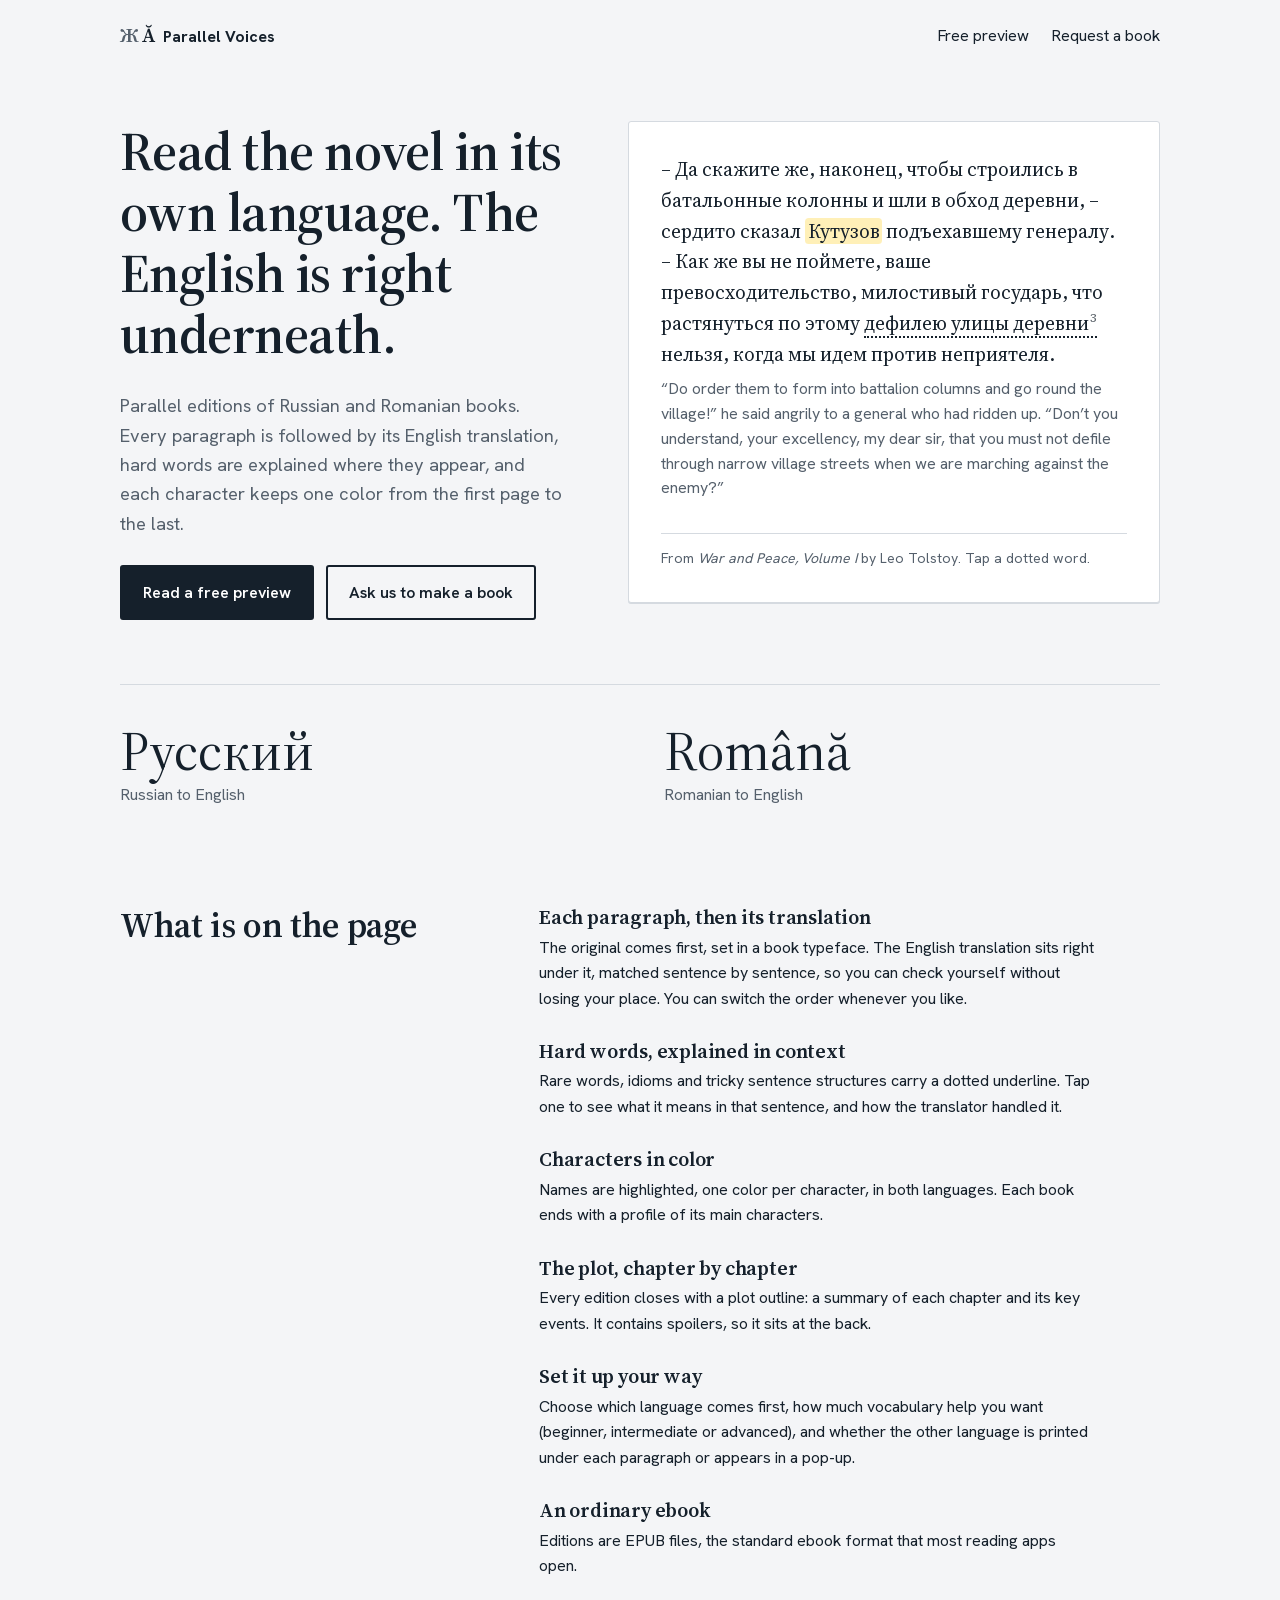
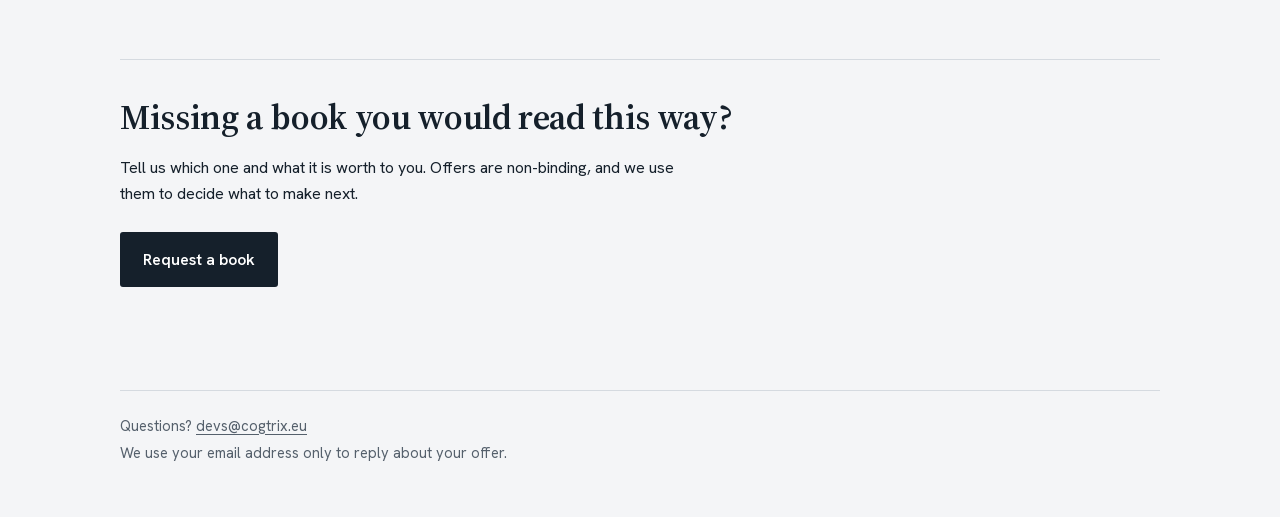
<file: static/index.html>
<!doctype html>
<html lang="en">
<head>
<meta charset="utf-8">
<meta name="viewport" content="width=device-width, initial-scale=1">
<title>Parallel Voices — Russian and Romanian books with English underneath</title>
<meta name="description" content="Parallel editions of Russian and Romanian books: the original, the English translation under every paragraph, hard words explained, characters in color. Read a free preview.">
<link rel="stylesheet" href="/static/style.css">
</head>
<body>
<a class="skip" href="#view">Skip to content</a>
<header class="top">
  <a class="brand" href="#/" aria-label="Parallel Voices, home"><span class="brand-ru" lang="ru" aria-hidden="true">Ж</span><span class="brand-ro" lang="ro" aria-hidden="true">Ă</span> Parallel Voices</a>
  <nav aria-label="Main">
    <a href="#/preview" data-route="preview">Free preview</a>
    <a href="#/request" data-route="request">Request a book</a>
  </nav>
</header>
<main id="view" tabindex="-1"></main>
<footer class="foot">
  <p>Questions? <a href="mailto:devs@cogtrix.eu">devs@cogtrix.eu</a></p>
  <p>We use your email address only to reply about your offer.</p>
</footer>
<noscript><p class="noscript">This site needs JavaScript to show the preview and the request form. You can also write to <a href="mailto:devs@cogtrix.eu">devs@cogtrix.eu</a>.</p></noscript>
<script type="module" src="/static/app.js"></script>
</body>
</html>
</file>
<file: static/style.css>
@font-face {
  font-family: 'Hanken Grotesk';
  font-style: normal;
  font-weight: 400 700;
  font-display: swap;
  src: url(fonts/HankenGrotesk-normal-latin-ext.woff2) format('woff2');
  unicode-range: U+0100-02BA, U+02BD-02C5, U+02C7-02CC, U+02CE-02D7, U+02DD-02FF, U+0304, U+0308, U+0329, U+1D00-1DBF, U+1E00-1E9F, U+1EF2-1EFF, U+2020, U+20A0-20AB, U+20AD-20C4, U+2113, U+2C60-2C7F, U+A720-A7FF;
}
@font-face {
  font-family: 'Hanken Grotesk';
  font-style: normal;
  font-weight: 400 700;
  font-display: swap;
  src: url(fonts/HankenGrotesk-normal-latin.woff2) format('woff2');
  unicode-range: U+0000-00FF, U+0131, U+0152-0153, U+02BB-02BC, U+02C6, U+02DA, U+02DC, U+0304, U+0308, U+0329, U+2000-206F, U+20AC, U+2122, U+2191, U+2193, U+2212, U+2215, U+FEFF, U+FFFD;
}
@font-face {
  font-family: 'Source Serif 4';
  font-style: italic;
  font-weight: 400 700;
  font-display: swap;
  src: url(fonts/SourceSerif4-italic-cyrillic.woff2) format('woff2');
  unicode-range: U+0301, U+0400-045F, U+0490-0491, U+04B0-04B1, U+2116;
}
@font-face {
  font-family: 'Source Serif 4';
  font-style: italic;
  font-weight: 400 700;
  font-display: swap;
  src: url(fonts/SourceSerif4-italic-latin-ext.woff2) format('woff2');
  unicode-range: U+0100-02BA, U+02BD-02C5, U+02C7-02CC, U+02CE-02D7, U+02DD-02FF, U+0304, U+0308, U+0329, U+1D00-1DBF, U+1E00-1E9F, U+1EF2-1EFF, U+2020, U+20A0-20AB, U+20AD-20C4, U+2113, U+2C60-2C7F, U+A720-A7FF;
}
@font-face {
  font-family: 'Source Serif 4';
  font-style: italic;
  font-weight: 400 700;
  font-display: swap;
  src: url(fonts/SourceSerif4-italic-latin.woff2) format('woff2');
  unicode-range: U+0000-00FF, U+0131, U+0152-0153, U+02BB-02BC, U+02C6, U+02DA, U+02DC, U+0304, U+0308, U+0329, U+2000-206F, U+20AC, U+2122, U+2191, U+2193, U+2212, U+2215, U+FEFF, U+FFFD;
}
@font-face {
  font-family: 'Source Serif 4';
  font-style: normal;
  font-weight: 400 700;
  font-display: swap;
  src: url(fonts/SourceSerif4-normal-cyrillic.woff2) format('woff2');
  unicode-range: U+0301, U+0400-045F, U+0490-0491, U+04B0-04B1, U+2116;
}
@font-face {
  font-family: 'Source Serif 4';
  font-style: normal;
  font-weight: 400 700;
  font-display: swap;
  src: url(fonts/SourceSerif4-normal-latin-ext.woff2) format('woff2');
  unicode-range: U+0100-02BA, U+02BD-02C5, U+02C7-02CC, U+02CE-02D7, U+02DD-02FF, U+0304, U+0308, U+0329, U+1D00-1DBF, U+1E00-1E9F, U+1EF2-1EFF, U+2020, U+20A0-20AB, U+20AD-20C4, U+2113, U+2C60-2C7F, U+A720-A7FF;
}
@font-face {
  font-family: 'Source Serif 4';
  font-style: normal;
  font-weight: 400 700;
  font-display: swap;
  src: url(fonts/SourceSerif4-normal-latin.woff2) format('woff2');
  unicode-range: U+0000-00FF, U+0131, U+0152-0153, U+02BB-02BC, U+02C6, U+02DA, U+02DC, U+0304, U+0308, U+0329, U+2000-206F, U+20AC, U+2122, U+2191, U+2193, U+2212, U+2215, U+FEFF, U+FFFD;
}

/* ---- tokens ------------------------------------------------------------------------------ */
:root {
  --paper: #f4f5f7; --surface: #ffffff; --ink: #15202b; --muted: #55606c; --rule: #d5dae0;
  --action: #15202b; --action-text: #ffffff; --action-hover: #2c3c4d; --focus: #1f5fd6; --error: #b3261e;
  --serif: "Source Serif 4", "Iowan Old Style", Charter, Georgia, "Times New Roman", serif;
  --sans: "Hanken Grotesk", system-ui, -apple-system, "Segoe UI", sans-serif;
  --gutter: clamp(16px, 4vw, 40px);
}
@media (prefers-color-scheme: dark) {
  :root { --paper: #0f1419; --surface: #171e25; --ink: #e8ecf1; --muted: #a3aeba; --rule: #2a333d;
          --action: #e8ecf1; --action-text: #0f1419; --action-hover: #ffffff; --focus: #7fb0ff; --error: #ff8a80; }
}

/* ---- base -------------------------------------------------------------------------------- */
* { box-sizing: border-box; }
html { -webkit-text-size-adjust: 100%; }
body { margin: 0; background: var(--paper); color: var(--ink); font: 1rem/1.6 var(--sans); }
h1, h2, h3 { font-family: var(--serif); font-weight: 600; line-height: 1.12; letter-spacing: -0.01em; margin: 0 0 0.5em; }
h1 { font-size: clamp(2.1rem, 4.4vw, 3.4rem); }
h2 { font-size: clamp(1.6rem, 3vw, 2.2rem); }
h3 { font-size: 1.25rem; }
p { margin: 0 0 1em; max-width: 62ch; }
a { color: inherit; text-underline-offset: 0.18em; }
:focus-visible { outline: 3px solid var(--focus); outline-offset: 2px; border-radius: 2px; }
.skip { position: absolute; left: -999px; top: 0; background: var(--surface); padding: 0.6em 1em; z-index: 10; }
.skip:focus { left: 8px; top: 8px; }
main:focus, main:focus-visible { outline: none; }  /* the router moves focus here on navigation; not a control */
.wrap { max-width: 1120px; margin: 0 auto; padding: 0 var(--gutter); }
.wrap > h1:first-child { margin-top: 1.4rem; }

/* ---- header / footer --------------------------------------------------------------------- */
.top { display: flex; align-items: center; justify-content: space-between; gap: 1rem; flex-wrap: wrap;
       max-width: 1120px; margin: 0 auto; padding: 18px var(--gutter); }
.brand { text-decoration: none; font-weight: 700; display: inline-flex; align-items: baseline; gap: 0.5em; }
.brand-ru, .brand-ro { font-family: var(--serif); font-weight: 600; font-size: 1.25em; line-height: 1; }
.brand-ru { color: var(--muted); margin-right: -0.25em; }
.top nav { display: flex; gap: 1.4rem; }
.top nav a { text-decoration: none; padding: 0.3em 0; border-bottom: 2px solid transparent; }
.top nav a:hover, .top nav a[aria-current="page"] { border-bottom-color: var(--ink); }
.foot { position: relative; max-width: 1120px; margin: 4rem auto 0; padding: 1.5rem var(--gutter) 3rem; color: var(--muted); font-size: 0.92rem; }
.foot::before { content: ""; position: absolute; top: 0; left: var(--gutter); right: var(--gutter); border-top: 1px solid var(--rule); }
.foot p { margin: 0 0 0.3em; }
.noscript { padding: 1rem var(--gutter); }

/* ---- buttons ----------------------------------------------------------------------------- */
.btn { display: inline-block; font: inherit; font-weight: 600; padding: 0.8em 1.3em; border: 2px solid var(--action);
       background: var(--action); color: var(--action-text); text-decoration: none; cursor: pointer; border-radius: 3px; }
.btn:hover { background: var(--action-hover); border-color: var(--action-hover); }
.btn.ghost { background: transparent; color: var(--ink); }
.btn.ghost:hover { background: var(--surface); border-color: var(--ink); }
.btn[disabled] { opacity: 0.6; cursor: progress; }
.actions { display: flex; flex-wrap: wrap; gap: 0.8rem; margin-top: 1.6rem; }

/* ---- hero -------------------------------------------------------------------------------- */
.hero { display: grid; gap: 2.5rem; padding-top: clamp(1rem, 4vw, 3rem); }
@media (min-width: 900px) { .hero { grid-template-columns: 5fr 6fr; align-items: start; gap: 4rem; } }
.hero .lede { font-size: 1.15rem; color: var(--muted); }

/* the specimen: a real page from the preview */
.page { margin: 0; background: var(--surface); border: 1px solid var(--rule); border-radius: 3px; padding: clamp(1.1rem, 3vw, 2rem);
        box-shadow: 0 1px 0 var(--rule); }
.page figcaption { margin-top: 1.1rem; padding-top: 0.8rem; border-top: 1px solid var(--rule); color: var(--muted); font-size: 0.88rem; }
.unit { display: flex; flex-direction: column; gap: 0.5rem; margin: 0 0 1.5rem; }
.unit:last-child { margin-bottom: 0; }
.unit .orig { font-family: var(--serif); font-size: 1.2rem; line-height: 1.6; margin: 0; max-width: none; }
.unit .trans { font-family: var(--sans); color: var(--muted); margin: 0; max-width: none; line-height: 1.55; }
.unit .orig { order: 1; } .unit .trans { order: 2; } .unit .notes { order: 3; }
.en-first .unit .trans { order: 1; font-size: 1.05rem; color: var(--ink); }
.en-first .unit .orig { order: 2; font-size: 1rem; color: var(--muted); font-family: var(--sans); }
.notes { margin: 0; }
.note { background: var(--paper); border-left: 3px solid var(--ink); padding: 0.5rem 0.8rem; font-size: 0.95rem; margin: 0.3rem 0 0; max-width: 62ch; }
.note[hidden] { display: none; }
.dtp-vocab { border-bottom: 2px dotted currentColor; cursor: pointer; }
.dtp-vocab:hover, .dtp-vocab[aria-expanded="true"] { background: color-mix(in srgb, var(--ink) 10%, transparent); }
.dtp-vocab-num { font-size: 0.65em; opacity: 0.7; margin-left: 0.1em; }

/* the one orchestrated moment: names get highlighted in sequence, the translation settles in */
.hero .dtp-ch { background-size: 0% 100%; background-repeat: no-repeat; animation: paint 0.7s ease-out forwards; }
.hero .dtp-ch:nth-of-type(1) { animation-delay: 0.5s; } .hero .dtp-ch:nth-of-type(2) { animation-delay: 0.9s; }
.hero .dtp-ch:nth-of-type(3) { animation-delay: 1.3s; }
@keyframes paint { to { background-size: 100% 100%; } }
@media (prefers-reduced-motion: reduce) { .hero .dtp-ch { animation: none; background-size: 100% 100%; } }

/* ---- home sections ----------------------------------------------------------------------- */
.band { display: grid; gap: 1.5rem; padding: 2.4rem 0; margin-top: 4rem; border-top: 1px solid var(--rule); }
@media (min-width: 760px) { .band { grid-template-columns: 1fr 1fr; gap: 3rem; } }
.lang-name { font-family: var(--serif); font-size: clamp(2.2rem, 5vw, 3.4rem); line-height: 1.05; margin: 0; max-width: none; }
.lang-name small { display: block; font-family: var(--sans); font-size: 1rem; color: var(--muted); margin-top: 0.4em; }
.how { margin-top: 4rem; display: grid; gap: 2.2rem; }
@media (min-width: 900px) { .how { grid-template-columns: 4fr 7fr; gap: 4rem; } .how > h2 { position: sticky; top: 1rem; align-self: start; } }
.how div + div { margin-top: 1.8rem; }
.how h3 { margin-bottom: 0.3em; }
.cta { margin-top: 4rem; padding: 2.4rem 0; border-top: 1px solid var(--rule); }

/* ---- reader ------------------------------------------------------------------------------ */
.reader-bar { display: flex; flex-wrap: wrap; gap: 1rem 2rem; align-items: center; margin: 1.5rem 0; }
.seg { display: inline-flex; border: 2px solid var(--ink); border-radius: 3px; overflow: hidden; }
.seg button { font: inherit; font-weight: 600; padding: 0.5em 1em; background: transparent; color: var(--ink); border: 0; cursor: pointer; }
.seg button[aria-pressed="true"], .seg button[aria-selected="true"] { background: var(--ink); color: var(--paper); }
.tabs { display: flex; flex-wrap: wrap; gap: 0.4rem; margin: 0 0 1rem; }
.tabs button { font: inherit; padding: 0.45em 0.9em; border: 1px solid var(--rule); background: var(--surface); color: var(--ink); border-radius: 3px; cursor: pointer; }
.tabs button[aria-selected="true"] { border-color: var(--ink); font-weight: 700; }
.reading { max-width: 760px; }
.reading h2.dtp-synth-h { font-size: 1.3rem; margin-bottom: 1.2rem; }
.reading .dtp-chip { padding: 0 0.5em; border-radius: 3px; font-weight: 700; }
.reading ul { padding-left: 1.2em; }
.reading .dtp-quote { margin: 0.4em 0 1em 1em; }

/* ---- form -------------------------------------------------------------------------------- */
.form { max-width: 620px; margin-top: 2rem; display: grid; gap: 1.5rem; }
fieldset { border: 0; padding: 0; margin: 0; min-width: 0; }
legend { font-weight: 700; padding: 0; margin-bottom: 0.5rem; }
label.field { display: block; font-weight: 600; margin-bottom: 0.3rem; }
.hint { color: var(--muted); font-size: 0.92rem; margin: 0.3rem 0 0; }
input[type=text], input[type=email], input[type=number], input[type=search] {
  width: 100%; font: inherit; padding: 0.7em 0.8em; background: var(--surface); color: var(--ink);
  border: 1px solid var(--muted); border-radius: 3px; }
.radios { display: flex; flex-wrap: wrap; gap: 0.6rem 1.6rem; }
.radios label { display: flex; align-items: center; gap: 0.5em; font-weight: 500; cursor: pointer; }
.two { display: grid; gap: 1rem; } @media (min-width: 560px) { .two { grid-template-columns: 1fr 1fr; } }
.money { position: relative; } .money span { position: absolute; left: 0.8em; top: 50%; transform: translateY(-50%); color: var(--muted); pointer-events: none; }
.money input { padding-left: 1.8em; max-width: 12rem; }
.matches { list-style: none; margin: 0.5rem 0 0; padding: 0; border: 1px solid var(--rule); border-radius: 3px; background: var(--surface); }
.matches:empty { display: none; }
.matches button { display: block; width: 100%; text-align: left; font: inherit; padding: 0.6em 0.8em; background: none; border: 0;
                  border-top: 1px solid var(--rule); color: var(--ink); cursor: pointer; }
.matches li:first-child button { border-top: 0; }
.matches button:hover { background: var(--paper); }
.matches .by { color: var(--muted); font-size: 0.9rem; }
.picked { background: var(--surface); border-left: 3px solid var(--ink); padding: 0.6rem 0.9rem; margin: 0.6rem 0 0; }
.status { min-height: 1.4em; color: var(--muted); font-size: 0.92rem; margin: 0.4rem 0 0; }
.error { color: var(--error); font-weight: 600; margin: 0; }
.hp { position: absolute; left: -5000px; height: 0; overflow: hidden; }
.sent { max-width: 620px; margin-top: 1.5rem; }
.sent dl { display: grid; grid-template-columns: max-content 1fr; gap: 0.3rem 1.2rem; margin: 1.2rem 0; }
.sent dt { color: var(--muted); } .sent dd { margin: 0; }

.choices { display: grid; gap: 0.6rem; }
.choice-title { font-weight: 600; margin: 0.8rem 0 0; max-width: none; }
.choice-title:first-child { margin-top: 0; }
.choices label { display: flex; gap: 0.7em; align-items: flex-start; cursor: pointer; padding: 0.55rem 0.8rem; background: var(--surface); border: 1px solid var(--rule); border-radius: 3px; }
.choices label:has(input:checked) { border-color: var(--ink); }
.choices input { margin-top: 0.35em; }
.choices small { display: block; color: var(--muted); font-size: 0.9rem; line-height: 1.4; }
.actions .btn.ghost[aria-current] { background: var(--ink, #222); color: var(--paper, #fff); }
</file>
